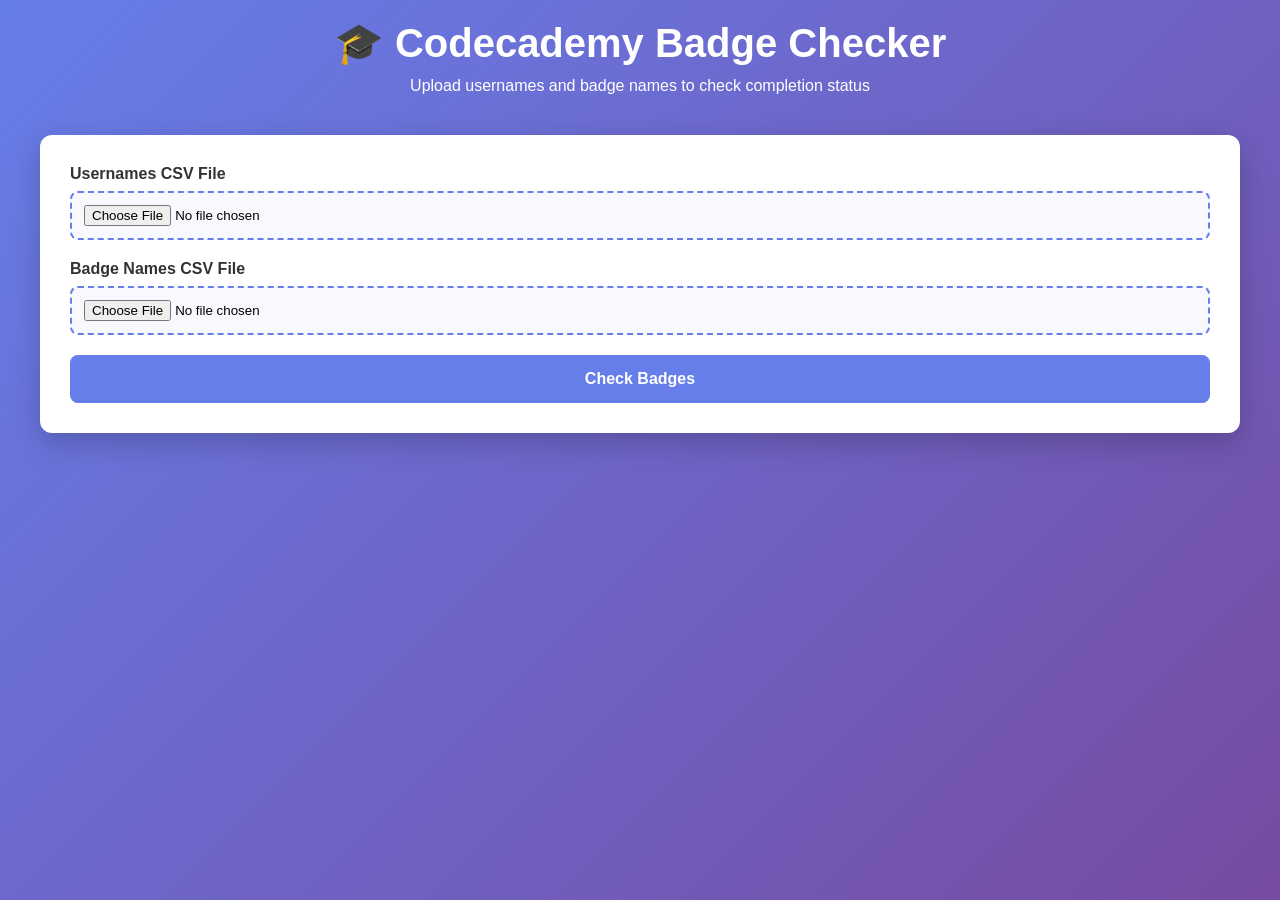
<file: templates/index.html>
<!DOCTYPE html>
<html lang="en">
<head>
    <meta charset="UTF-8">
    <meta name="viewport" content="width=device-width, initial-scale=1.0">
    <title>Codecademy Badge Checker</title>
    <style>
        * {
            margin: 0;
            padding: 0;
            box-sizing: border-box;
        }
        
        body {
            font-family: -apple-system, BlinkMacSystemFont, 'Segoe UI', Roboto, Oxygen, Ubuntu, sans-serif;
            background: linear-gradient(135deg, #667eea 0%, #764ba2 100%);
            min-height: 100vh;
            padding: 20px;
        }
        
        .container {
            max-width: 1200px;
            margin: 0 auto;
        }
        
        .header {
            text-align: center;
            color: white;
            margin-bottom: 40px;
        }
        
        .header h1 {
            font-size: 2.5em;
            margin-bottom: 10px;
        }
        
        .upload-section {
            background: white;
            padding: 30px;
            border-radius: 12px;
            box-shadow: 0 10px 30px rgba(0,0,0,0.2);
            margin-bottom: 30px;
        }
        
        .file-input-group {
            margin-bottom: 20px;
        }
        
        .file-input-group label {
            display: block;
            margin-bottom: 8px;
            font-weight: 600;
            color: #333;
        }
        
        input[type="file"] {
            width: 100%;
            padding: 12px;
            border: 2px dashed #667eea;
            border-radius: 8px;
            background: #f8f9ff;
            cursor: pointer;
        }
        
        button {
            width: 100%;
            padding: 15px;
            background: #667eea;
            color: white;
            border: none;
            border-radius: 8px;
            font-size: 16px;
            font-weight: 600;
            cursor: pointer;
            transition: background 0.3s;
        }
        
        button:hover {
            background: #5568d3;
        }
        
        button:disabled {
            background: #ccc;
            cursor: not-allowed;
        }
        
        .loading {
            text-align: center;
            color: white;
            font-size: 18px;
            display: none;
            margin: 20px 0;
        }
        
        .results {
            display: grid;
            grid-template-columns: repeat(auto-fill, minmax(300px, 1fr));
            gap: 20px;
            margin-top: 30px;
        }
        
        .user-card {
            background: white;
            padding: 20px;
            border-radius: 12px;
            box-shadow: 0 5px 15px rgba(0,0,0,0.1);
        }
        
        .user-card h3 {
            color: #667eea;
            margin-bottom: 15px;
            font-size: 1.3em;
            border-bottom: 2px solid #667eea;
            padding-bottom: 10px;
        }
        
        .badge-item {
            padding: 10px;
            margin-bottom: 8px;
            border-radius: 6px;
            display: flex;
            justify-content: space-between;
            align-items: center;
        }
        
        .badge-name {
            flex: 1;
            font-weight: 500;
        }
        
        .badge-status {
            padding: 4px 12px;
            border-radius: 20px;
            font-size: 12px;
            font-weight: 600;
        }
        
        .completed {
            background: #d4edda;
            color: #155724;
        }
        
        .not-completed {
            background: #f8d7da;
            color: #721c24;
        }
        
        .error {
            background: #f8d7da;
            color: #721c24;
            padding: 15px;
            border-radius: 8px;
            margin: 20px 0;
            display: none;
        }
    </style>
</head>
<body>
    <div class="container">
        <div class="header">
            <h1>🎓 Codecademy Badge Checker</h1>
            <p>Upload usernames and badge names to check completion status</p>
        </div>
        
        <div class="upload-section">
            <form id="uploadForm">
                <div class="file-input-group">
                    <label for="usernames">Usernames CSV File</label>
                    <input type="file" id="usernames" name="usernames" accept=".csv" required>
                </div>
                
                <div class="file-input-group">
                    <label for="badges">Badge Names CSV File</label>
                    <input type="file" id="badges" name="badges" accept=".csv" required>
                </div>
                
                <button type="submit" id="submitBtn">Check Badges</button>
            </form>
        </div>
        
        <div class="loading" id="loading">
            ⏳ Checking badges... This may take a few minutes...
        </div>
        
        <div class="error" id="error"></div>
        
        <div class="results" id="results"></div>
    </div>

    <script>
        document.getElementById('uploadForm').addEventListener('submit', async (e) => {
            e.preventDefault();
            
            const formData = new FormData();
            formData.append('usernames', document.getElementById('usernames').files[0]);
            formData.append('badges', document.getElementById('badges').files[0]);
            
            document.getElementById('submitBtn').disabled = true;
            document.getElementById('loading').style.display = 'block';
            document.getElementById('results').innerHTML = '';
            document.getElementById('error').style.display = 'none';
            
            try {
                const response = await fetch('/check', {
                    method: 'POST',
                    body: formData
                });
                
                const data = await response.json();
                
                if (data.success) {
                    displayResults(data.results);
                } else {
                    showError(data.error);
                }
            } catch (error) {
                showError('An error occurred: ' + error.message);
            } finally {
                document.getElementById('submitBtn').disabled = false;
                document.getElementById('loading').style.display = 'none';
            }
        });
        
        function displayResults(results) {
            const resultsDiv = document.getElementById('results');
            resultsDiv.innerHTML = '';
            
            results.forEach(user => {
                const card = document.createElement('div');
                card.className = 'user-card';
                
                let badgesHTML = '';
                user.badges.forEach(badge => {
                    const statusClass = badge.completed ? 'completed' : 'not-completed';
                    const statusText = badge.completed ? '✓ Completed' : '✗ Not Completed';
                    
                    badgesHTML += `
                        <div class="badge-item">
                            <span class="badge-name">${badge.badge}</span>
                            <span class="badge-status ${statusClass}">${statusText}</span>
                        </div>
                    `;
                });
                
                card.innerHTML = `
                    <h3>${user.username}</h3>
                    ${badgesHTML}
                `;
                
                resultsDiv.appendChild(card);
            });
        }
        
        function showError(message) {
            const errorDiv = document.getElementById('error');
            errorDiv.textContent = message;
            errorDiv.style.display = 'block';
        }
    </script>
</body>
</html>
</file>
